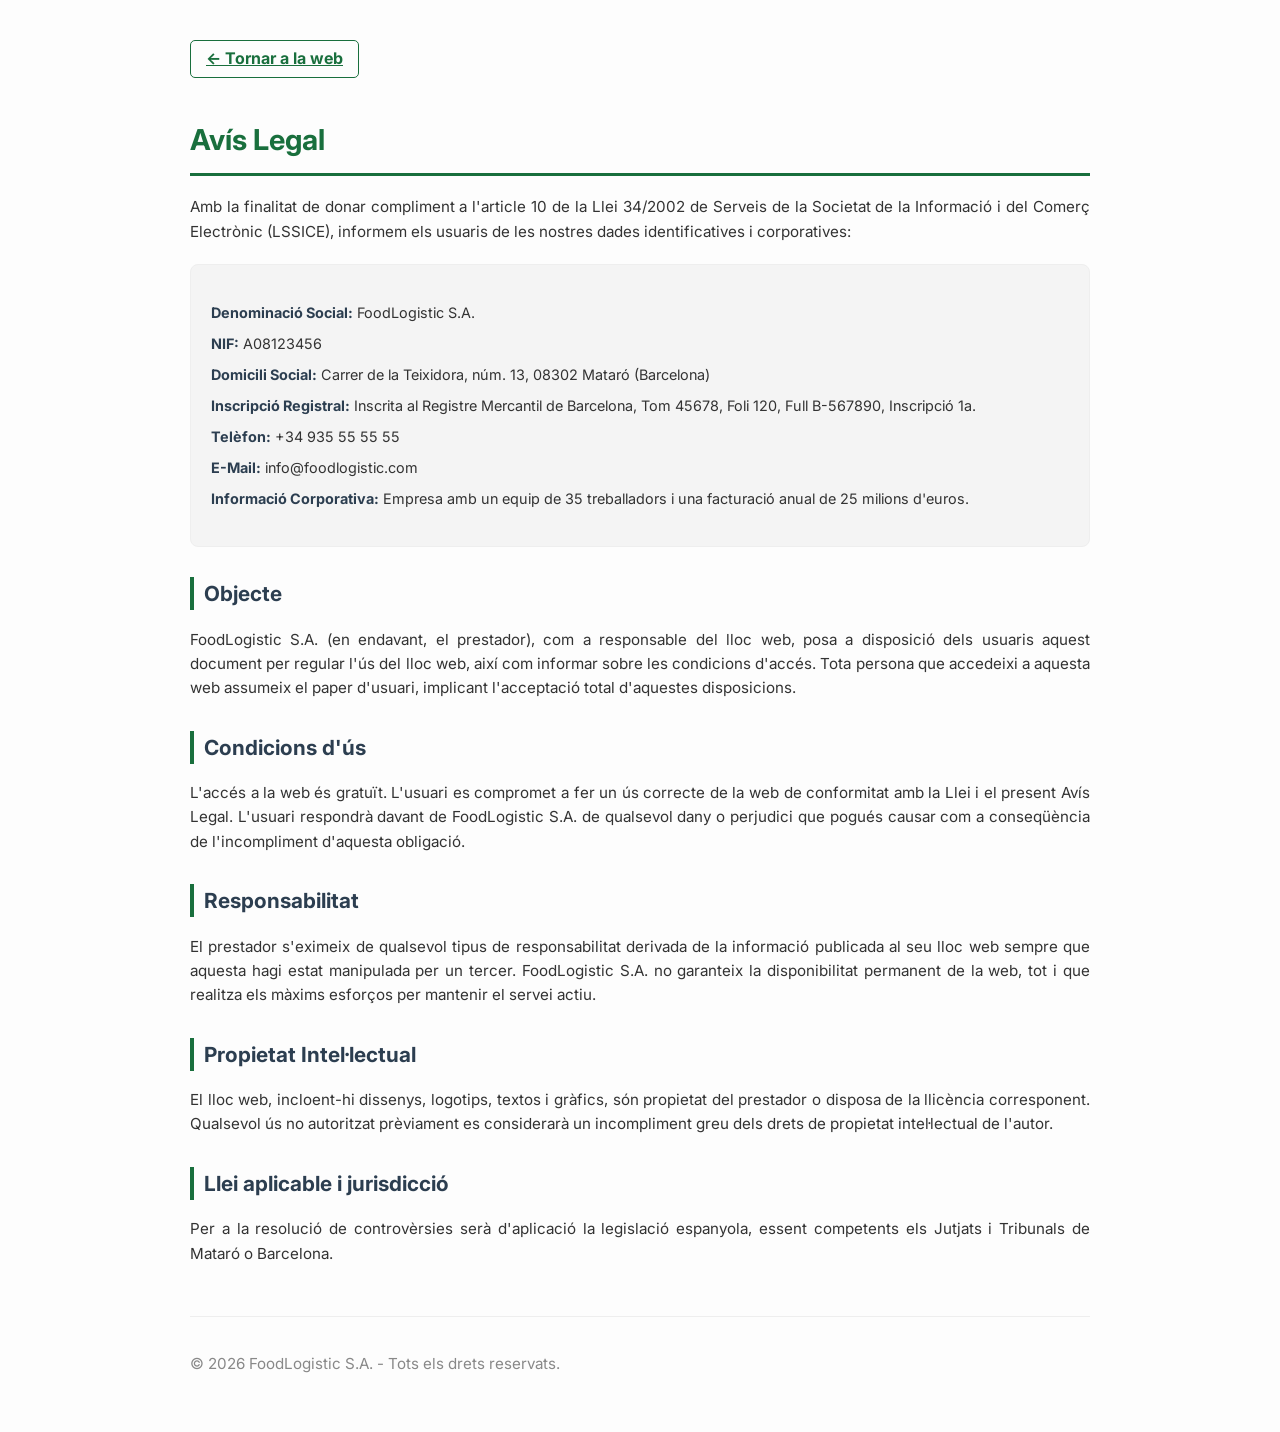
<file: docs/avis-legal.html>
<!DOCTYPE html>
<html lang="ca">
<head>
    <meta charset="UTF-8">
    <meta name="viewport" content="width=device-width, initial-scale=1.0">
    <title>Avís Legal | FoodLogistic S.A.</title>
    <link href="https://fonts.googleapis.com/css2?family=Inter:wght@300;500;700&display=swap" rel="stylesheet">
    <style>
        body { font-family: 'Inter', sans-serif; line-height: 1.6; color: #333; padding: 40px 20px; max-width: 900px; margin: auto; background-color: #fdfdfd; }
        h1 { color: #196f3d; border-bottom: 3px solid #196f3d; padding-bottom: 10px; font-size: 1.8rem; }
        h2 { margin-top: 30px; color: #2c3e50; font-size: 1.3rem; border-left: 4px solid #196f3d; padding-left: 10px; }
        p, li { font-size: 0.95rem; text-align: justify; }
        .back-link { display: inline-block; margin-bottom: 20px; color: #196f3d; text-decoration: underline; font-weight: bold; border: 1px solid #196f3d; padding: 5px 15px; border-radius: 5px; transition: 0.3s; }
        .back-link:hover { background: #196f3d; color: white; text-decoration: none; }
        .data-box { background: #f4f4f4; padding: 20px; border-radius: 8px; margin: 20px 0; border: 1px solid #eee; }
        .data-box ul { list-style: none; padding: 0; }
        .data-box li { margin-bottom: 8px; font-size: 0.9rem; }
        .data-box strong { color: #2c3e50; }
        footer { margin-top: 50px; font-size: 0.8rem; color: #888; text-align: center; border-top: 1px solid #eee; padding-top: 20px; }
        
        /* Focus visible */
        a:focus-visible { outline: 3px solid #1a5276; outline-offset: 4px; border-radius: 4px; }
    </style>
</head>
<body>
    <a href="index.html" class="back-link">← Tornar a la web</a>
    <h1>Avís Legal</h1>
    
    <p>Amb la finalitat de donar compliment a l'article 10 de la Llei 34/2002 de Serveis de la Societat de la Informació i del Comerç Electrònic (LSSICE), informem els usuaris de les nostres dades identificatives i corporatives:</p>
    
    <div class="data-box">
        <ul>
            <li><strong>Denominació Social:</strong> FoodLogistic S.A.</li>
            <li><strong>NIF:</strong> A08123456</li>
            <li><strong>Domicili Social:</strong> Carrer de la Teixidora, núm. 13, 08302 Mataró (Barcelona)</li>
            <li><strong>Inscripció Registral:</strong> Inscrita al Registre Mercantil de Barcelona, Tom 45678, Foli 120, Full B-567890, Inscripció 1a.</li>
            <li><strong>Telèfon:</strong> +34 935 55 55 55</li>
            <li><strong>E-Mail:</strong> info@foodlogistic.com</li>
            <li><strong>Informació Corporativa:</strong> Empresa amb un equip de 35 treballadors i una facturació anual de 25 milions d'euros.</li>
        </ul>
    </div>

    <h2>Objecte</h2>
    <p>FoodLogistic S.A. (en endavant, el prestador), com a responsable del lloc web, posa a disposició dels usuaris aquest document per regular l'ús del lloc web, així com informar sobre les condicions d'accés. Tota persona que accedeixi a aquesta web assumeix el paper d'usuari, implicant l'acceptació total d'aquestes disposicions.</p>

    <h2>Condicions d'ús</h2>
    <p>L'accés a la web és gratuït. L'usuari es compromet a fer un ús correcte de la web de conformitat amb la Llei i el present Avís Legal. L'usuari respondrà davant de FoodLogistic S.A. de qualsevol dany o perjudici que pogués causar com a conseqüència de l'incompliment d'aquesta obligació.</p>

    <h2>Responsabilitat</h2>
    <p>El prestador s'eximeix de qualsevol tipus de responsabilitat derivada de la informació publicada al seu lloc web sempre que aquesta hagi estat manipulada per un tercer. FoodLogistic S.A. no garanteix la disponibilitat permanent de la web, tot i que realitza els màxims esforços per mantenir el servei actiu.</p>

    <h2>Propietat Intel·lectual</h2>
    <p>El lloc web, incloent-hi dissenys, logotips, textos i gràfics, són propietat del prestador o disposa de la llicència corresponent. Qualsevol ús no autoritzat prèviament es considerarà un incompliment greu dels drets de propietat intel·lectual de l'autor.</p>

    <h2>Llei aplicable i jurisdicció</h2>
    <p>Per a la resolució de controvèrsies serà d'aplicació la legislació espanyola, essent competents els Jutjats i Tribunals de Mataró o Barcelona.</p>

    <footer>
        <p>&copy; 2026 FoodLogistic S.A. - Tots els drets reservats.</p>
    </footer>
</body>
</html>
</file>
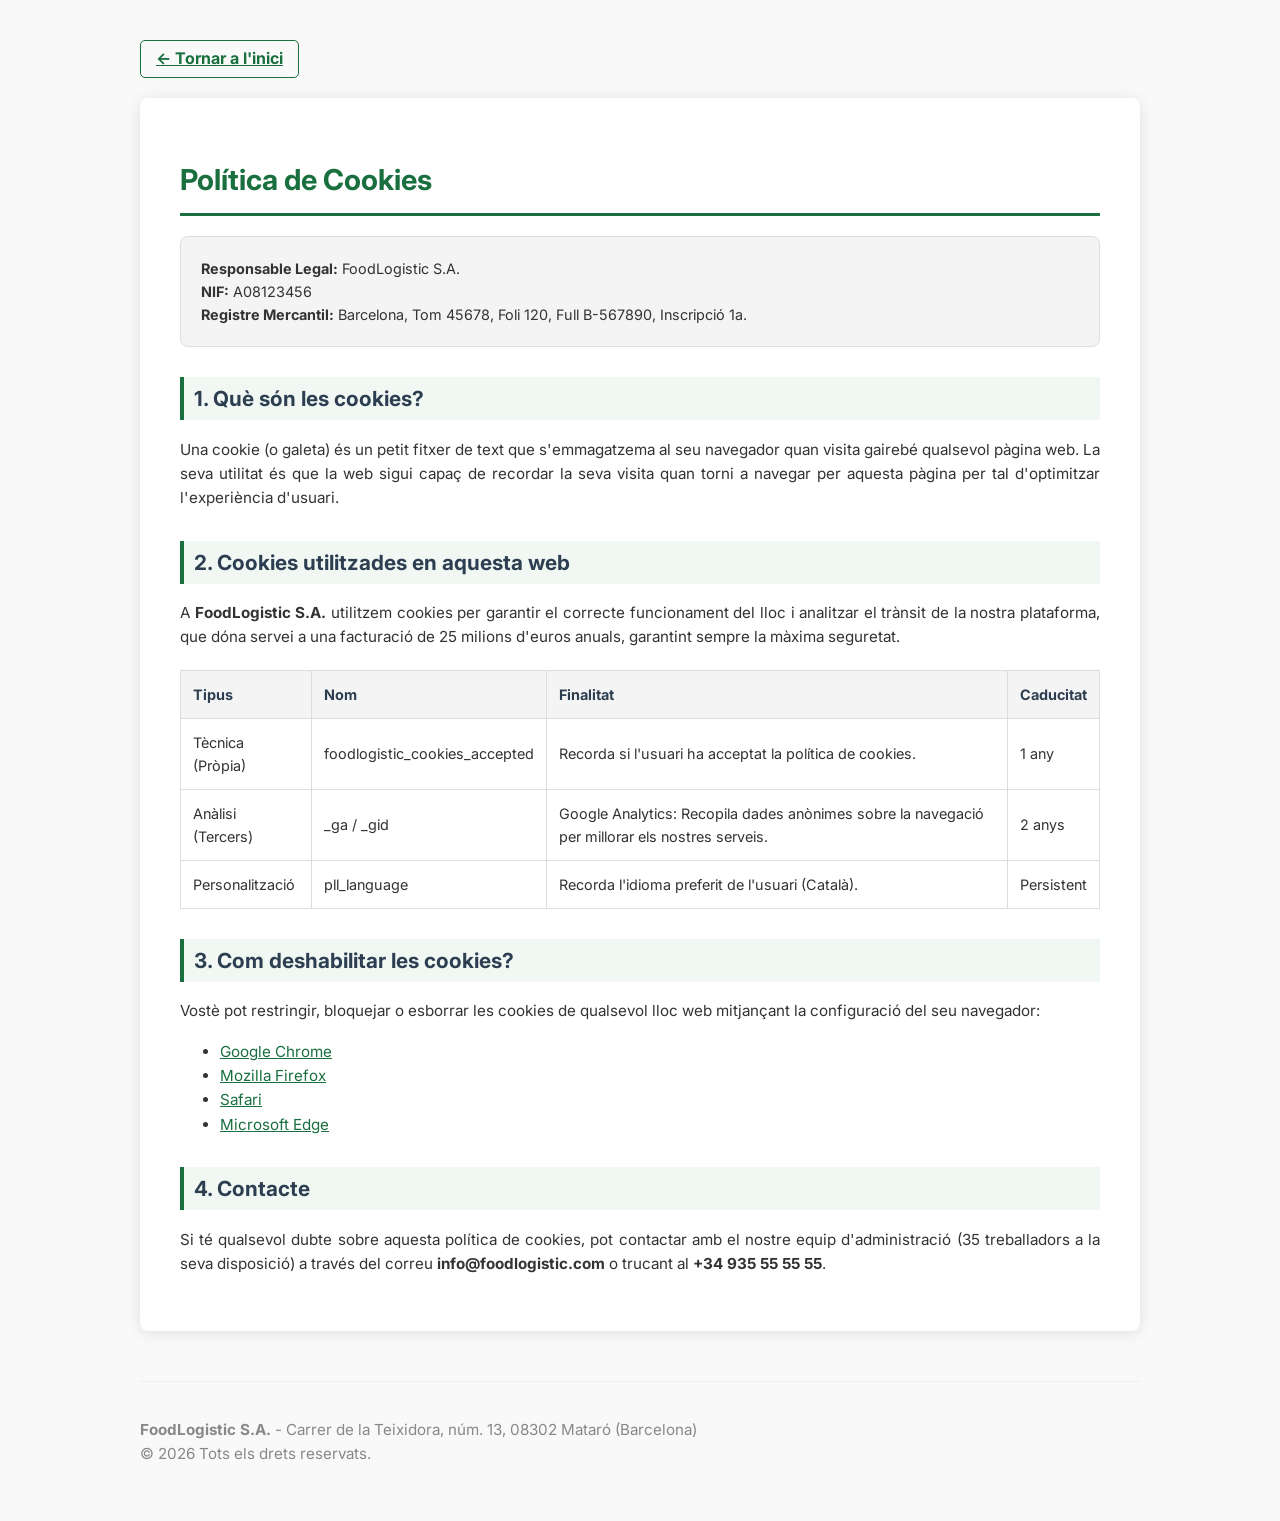
<file: docs/cookies.html>
<!DOCTYPE html>
<html lang="ca">
<head>
    <meta charset="UTF-8">
    <meta name="viewport" content="width=device-width, initial-scale=1.0">
    <title>Política de Cookies | FoodLogistic S.A.</title>
    <link href="https://fonts.googleapis.com/css2?family=Inter:wght@300;500;700&display=swap" rel="stylesheet">
    <style>
        body { font-family: 'Inter', sans-serif; line-height: 1.6; color: #333; padding: 40px 20px; max-width: 1000px; margin: auto; background-color: #f9f9f9; }
        .container { background: white; padding: 40px; border-radius: 8px; box-shadow: 0 2px 15px rgba(0,0,0,0.1); }
        h1 { color: #196f3d; border-bottom: 3px solid #196f3d; padding-bottom: 10px; font-size: 1.8rem; }
        h2 { margin-top: 30px; color: #2c3e50; font-size: 1.3rem; border-left: 4px solid #196f3d; padding-left: 10px; background: #f1f8f4; padding: 5px 10px; }
        p, li { font-size: 0.95rem; text-align: justify; }
        table { width: 100%; border-collapse: collapse; margin: 20px 0; font-size: 0.9rem; }
        th, td { border: 1px solid #ddd; padding: 12px; text-align: left; }
        th { background-color: #f4f4f4; color: #2c3e50; }
        .back-link { display: inline-block; margin-bottom: 20px; color: #196f3d; text-decoration: underline; font-weight: bold; border: 1px solid #196f3d; padding: 5px 15px; border-radius: 5px; transition: 0.3s; }
        .back-link:hover { background: #196f3d; color: white; text-decoration: none; }
        .highlight-box { background: #f4f4f4; padding: 20px; border-radius: 8px; margin: 20px 0; border: 1px solid #ddd; font-size: 0.9rem; }
        footer { margin-top: 50px; text-align: center; font-size: 0.8rem; color: #888; border-top: 1px solid #eee; padding-top: 20px; }
        a { color: #196f3d; text-decoration: underline; }
        
        /* Focus visible */
        a:focus-visible { outline: 3px solid #1a5276; outline-offset: 4px; border-radius: 4px; }
    </style>
</head>
<body>
    <a href="index.html" class="back-link">← Tornar a l'inici</a>
    
    <div class="container">
        <h1>Política de Cookies</h1>
        
        <section class="highlight-box">
            <strong>Responsable Legal:</strong> FoodLogistic S.A. <br>
            <strong>NIF:</strong> A08123456 <br>
            <strong>Registre Mercantil:</strong> Barcelona, Tom 45678, Foli 120, Full B-567890, Inscripció 1a.
        </section>

        <h2>1. Què són les cookies?</h2>
        <p>Una cookie (o galeta) és un petit fitxer de text que s'emmagatzema al seu navegador quan visita gairebé qualsevol pàgina web. La seva utilitat és que la web sigui capaç de recordar la seva visita quan torni a navegar per aquesta pàgina per tal d'optimitzar l'experiència d'usuari.</p>

        <h2>2. Cookies utilitzades en aquesta web</h2>
        <p>A <strong>FoodLogistic S.A.</strong> utilitzem cookies per garantir el correcte funcionament del lloc i analitzar el trànsit de la nostra plataforma, que dóna servei a una facturació de 25 milions d'euros anuals, garantint sempre la màxima seguretat.</p>

        <table>
            <thead>
                <tr>
                    <th>Tipus</th>
                    <th>Nom</th>
                    <th>Finalitat</th>
                    <th>Caducitat</th>
                </tr>
            </thead>
            <tbody>
                <tr>
                    <td>Tècnica (Pròpia)</td>
                    <td>foodlogistic_cookies_accepted</td>
                    <td>Recorda si l'usuari ha acceptat la política de cookies.</td>
                    <td>1 any</td>
                </tr>
                <tr>
                    <td>Anàlisi (Tercers)</td>
                    <td>_ga / _gid</td>
                    <td>Google Analytics: Recopila dades anònimes sobre la navegació per millorar els nostres serveis.</td>
                    <td>2 anys</td>
                </tr>
                <tr>
                    <td>Personalització</td>
                    <td>pll_language</td>
                    <td>Recorda l'idioma preferit de l'usuari (Català).</td>
                    <td>Persistent</td>
                </tr>
            </tbody>
        </table>

        <h2>3. Com deshabilitar les cookies?</h2>
        <p>Vostè pot restringir, bloquejar o esborrar les cookies de qualsevol lloc web mitjançant la configuració del seu navegador:</p>
        <ul>
            <li><a href="https://support.google.com/chrome/answer/95647?hl=es" target="_blank">Google Chrome</a></li>
            <li><a href="https://support.mozilla.org/ca/kb/activa-i-desactiva-les-galetes-que-les-pagines-web" target="_blank">Mozilla Firefox</a></li>
            <li><a href="https://support.apple.com/ca-es/guide/safari/sfri11471/mac" target="_blank">Safari</a></li>
            <li><a href="https://support.microsoft.com/ca-es/windows/suprimir-i-gestionar-galetes-168dab11-0753-043d-7c16-ede5947fc64d" target="_blank">Microsoft Edge</a></li>
        </ul>

        <h2>4. Contacte</h2>
        <p>Si té qualsevol dubte sobre aquesta política de cookies, pot contactar amb el nostre equip d'administració (35 treballadors a la seva disposició) a través del correu <strong>info@foodlogistic.com</strong> o trucant al <strong>+34 935 55 55 55</strong>.</p>
    </div>

    <footer>
        <p><strong>FoodLogistic S.A.</strong> - Carrer de la Teixidora, núm. 13, 08302 Mataró (Barcelona)<br>
        © 2026 Tots els drets reservats.</p>
    </footer>
</body>
</html>
</file>
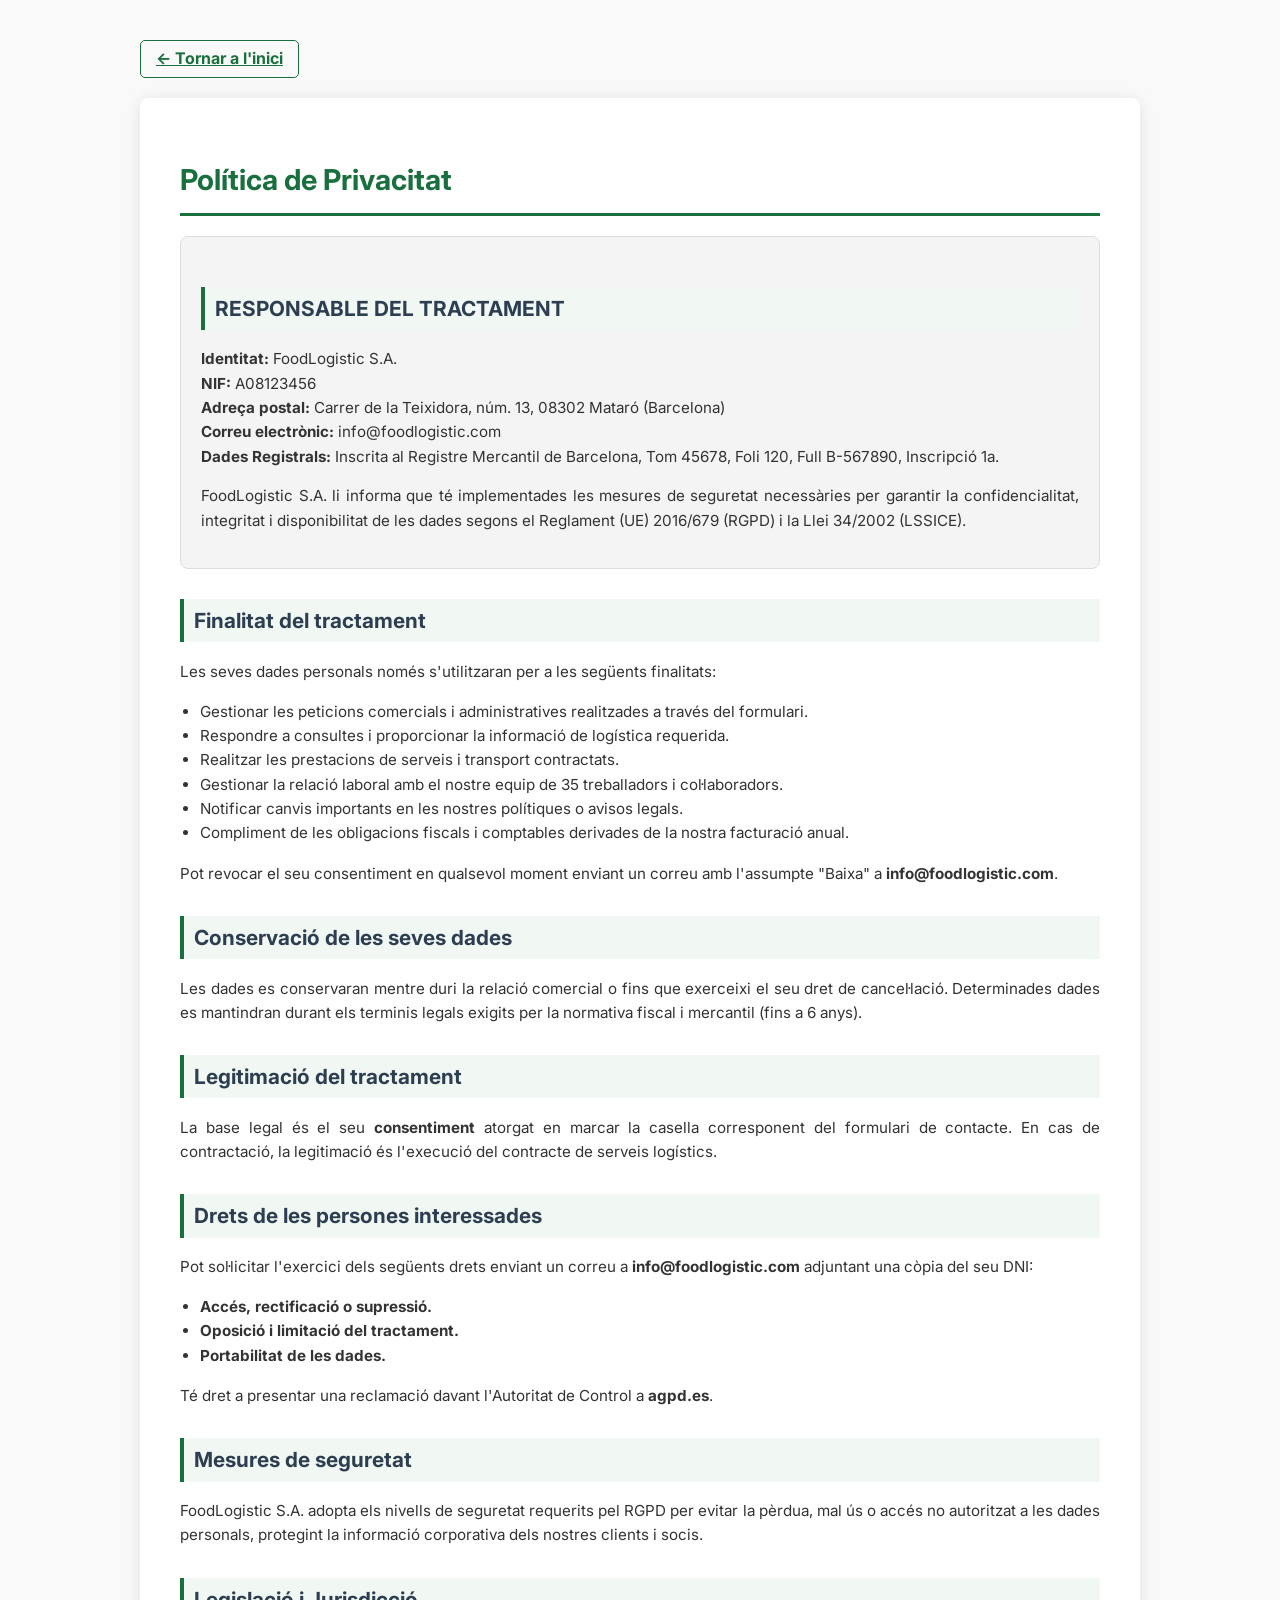
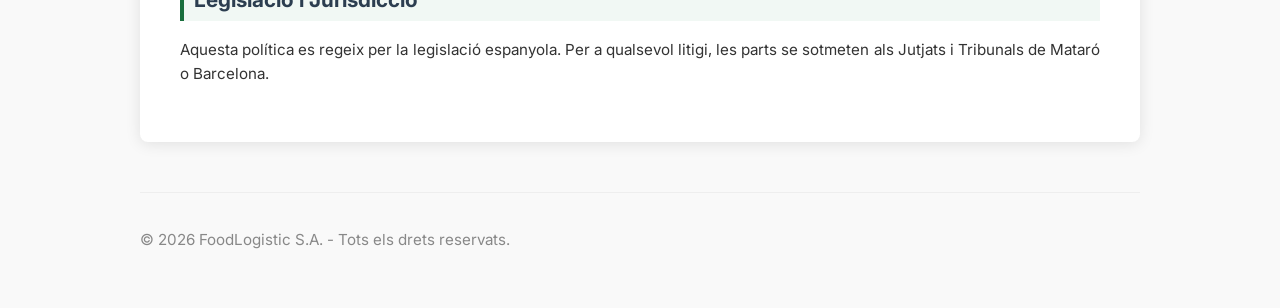
<file: docs/privacitat.html>
<!DOCTYPE html>
<html lang="ca">
<head>
    <meta charset="UTF-8">
    <meta name="viewport" content="width=device-width, initial-scale=1.0">
    <title>Política de Privacitat | FoodLogistic S.A.</title>
    <link href="https://fonts.googleapis.com/css2?family=Inter:wght@300;500;700&display=swap" rel="stylesheet">
    <style>
        body { font-family: 'Inter', sans-serif; line-height: 1.6; color: #333; padding: 40px 20px; max-width: 1000px; margin: auto; background-color: #f9f9f9; }
        .container { background: white; padding: 40px; border-radius: 8px; box-shadow: 0 2px 15px rgba(0,0,0,0.1); }
        h1 { color: #196f3d; border-bottom: 3px solid #196f3d; padding-bottom: 10px; font-size: 1.8rem; }
        h2 { margin-top: 30px; color: #2c3e50; font-size: 1.3rem; border-left: 4px solid #196f3d; padding-left: 10px; background: #f1f8f4; padding-top: 5px; padding-bottom: 5px; }
        h3 { color: #196f3d; font-size: 1.1rem; margin-top: 20px; }
        p, li { font-size: 0.95rem; text-align: justify; }
        ul { padding-left: 20px; }
        .back-link { display: inline-block; margin-bottom: 20px; color: #196f3d; text-decoration: underline; font-weight: bold; border: 1px solid #196f3d; padding: 5px 15px; border-radius: 5px; transition: 0.3s; }
        .back-link:hover { background: #196f3d; color: white; text-decoration: none; }
        .highlight-box { background: #f4f4f4; padding: 20px; border-radius: 8px; margin: 20px 0; border: 1px solid #ddd; }
        footer { margin-top: 50px; text-align: center; font-size: 0.8rem; color: #888; border-top: 1px solid #eee; padding-top: 20px; }
        
        /* Focus visible */
        a:focus-visible { outline: 3px solid #1a5276; outline-offset: 4px; border-radius: 4px; }
    </style>
</head>
<body>
    <a href="index.html" class="back-link">← Tornar a l'inici</a>
    
    <div class="container">
        <h1>Política de Privacitat</h1>

        <section class="highlight-box">
            <h2>RESPONSABLE DEL TRACTAMENT</h2>
            <p><strong>Identitat:</strong> FoodLogistic S.A.<br>
            <strong>NIF:</strong> A08123456<br>
            <strong>Adreça postal:</strong> Carrer de la Teixidora, núm. 13, 08302 Mataró (Barcelona)<br>
            <strong>Correu electrònic:</strong> info@foodlogistic.com<br>
            <strong>Dades Registrals:</strong> Inscrita al Registre Mercantil de Barcelona, Tom 45678, Foli 120, Full B-567890, Inscripció 1a.</p>
            <p>FoodLogistic S.A. li informa que té implementades les mesures de seguretat necessàries per garantir la confidencialitat, integritat i disponibilitat de les dades segons el Reglament (UE) 2016/679 (RGPD) i la Llei 34/2002 (LSSICE).</p>
        </section>

        <h2>Finalitat del tractament</h2>
        <p>Les seves dades personals només s'utilitzaran per a les següents finalitats:</p>
        <ul>
            <li>Gestionar les peticions comercials i administratives realitzades a través del formulari.</li>
            <li>Respondre a consultes i proporcionar la informació de logística requerida.</li>
            <li>Realitzar les prestacions de serveis i transport contractats.</li>
            <li>Gestionar la relació laboral amb el nostre equip de 35 treballadors i col·laboradors.</li>
            <li>Notificar canvis importants en les nostres polítiques o avisos legals.</li>
            <li>Compliment de les obligacions fiscals i comptables derivades de la nostra facturació anual.</li>
        </ul>
        <p>Pot revocar el seu consentiment en qualsevol moment enviant un correu amb l'assumpte "Baixa" a <strong>info@foodlogistic.com</strong>.</p>

        <h2>Conservació de les seves dades</h2>
        <p>Les dades es conservaran mentre duri la relació comercial o fins que exerceixi el seu dret de cancel·lació. Determinades dades es mantindran durant els terminis legals exigits per la normativa fiscal i mercantil (fins a 6 anys).</p>

        <h2>Legitimació del tractament</h2>
        <p>La base legal és el seu <strong>consentiment</strong> atorgat en marcar la casella corresponent del formulari de contacte. En cas de contractació, la legitimació és l'execució del contracte de serveis logístics.</p>

        <h2>Drets de les persones interessades</h2>
        <p>Pot sol·licitar l'exercici dels següents drets enviant un correu a <strong>info@foodlogistic.com</strong> adjuntant una còpia del seu DNI:</p>
        <ul>
            <li><strong>Accés, rectificació o supressió.</strong></li>
            <li><strong>Oposició i limitació del tractament.</strong></li>
            <li><strong>Portabilitat de les dades.</strong></li>
        </ul>
        <p>Té dret a presentar una reclamació davant l'Autoritat de Control a <strong>agpd.es</strong>.</p>

        <h2>Mesures de seguretat</h2>
        <p>FoodLogistic S.A. adopta els nivells de seguretat requerits pel RGPD per evitar la pèrdua, mal ús o accés no autoritzat a les dades personals, protegint la informació corporativa dels nostres clients i socis.</p>

        <h2>Legislació i Jurisdicció</h2>
        <p>Aquesta política es regeix per la legislació espanyola. Per a qualsevol litigi, les parts se sotmeten als Jutjats i Tribunals de Mataró o Barcelona.</p>
    </div>

    <footer>
        <p>&copy; 2026 FoodLogistic S.A. - Tots els drets reservats.</p>
    </footer>
</body>
</html>
</file>
